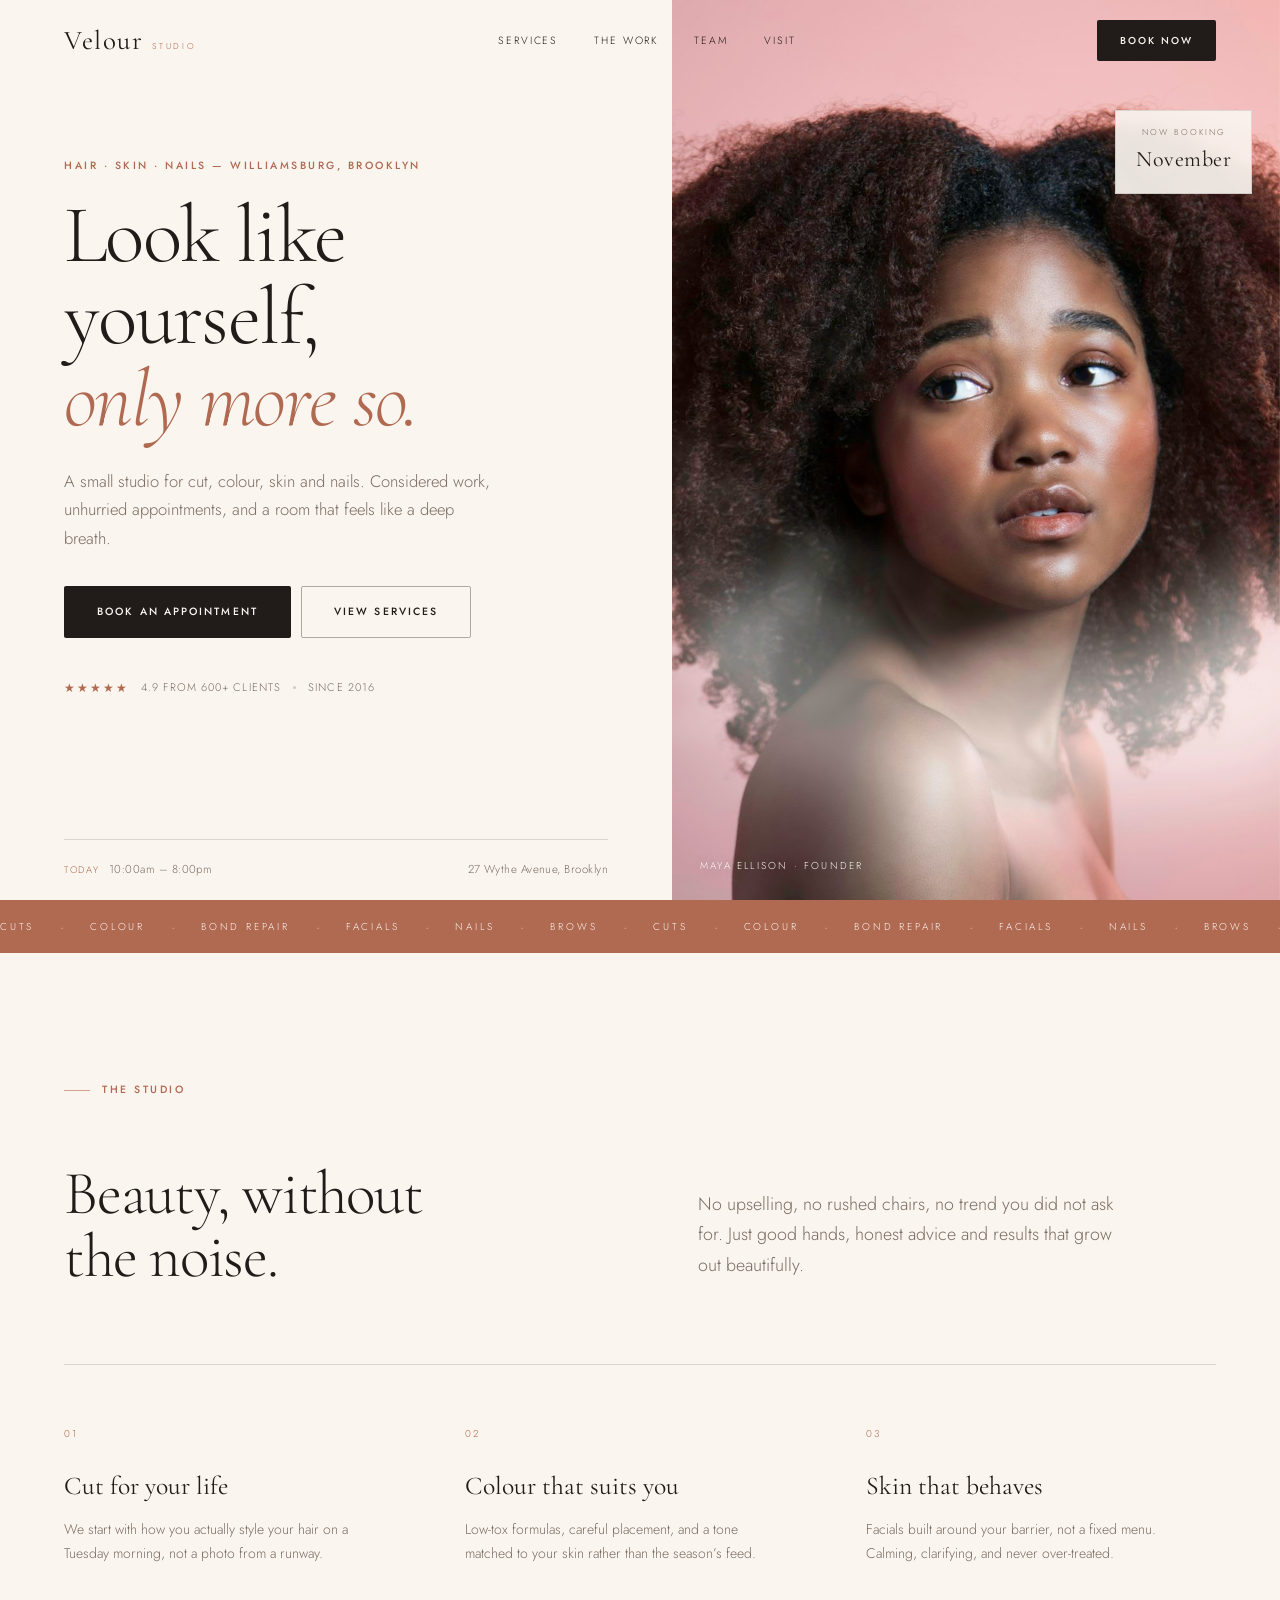
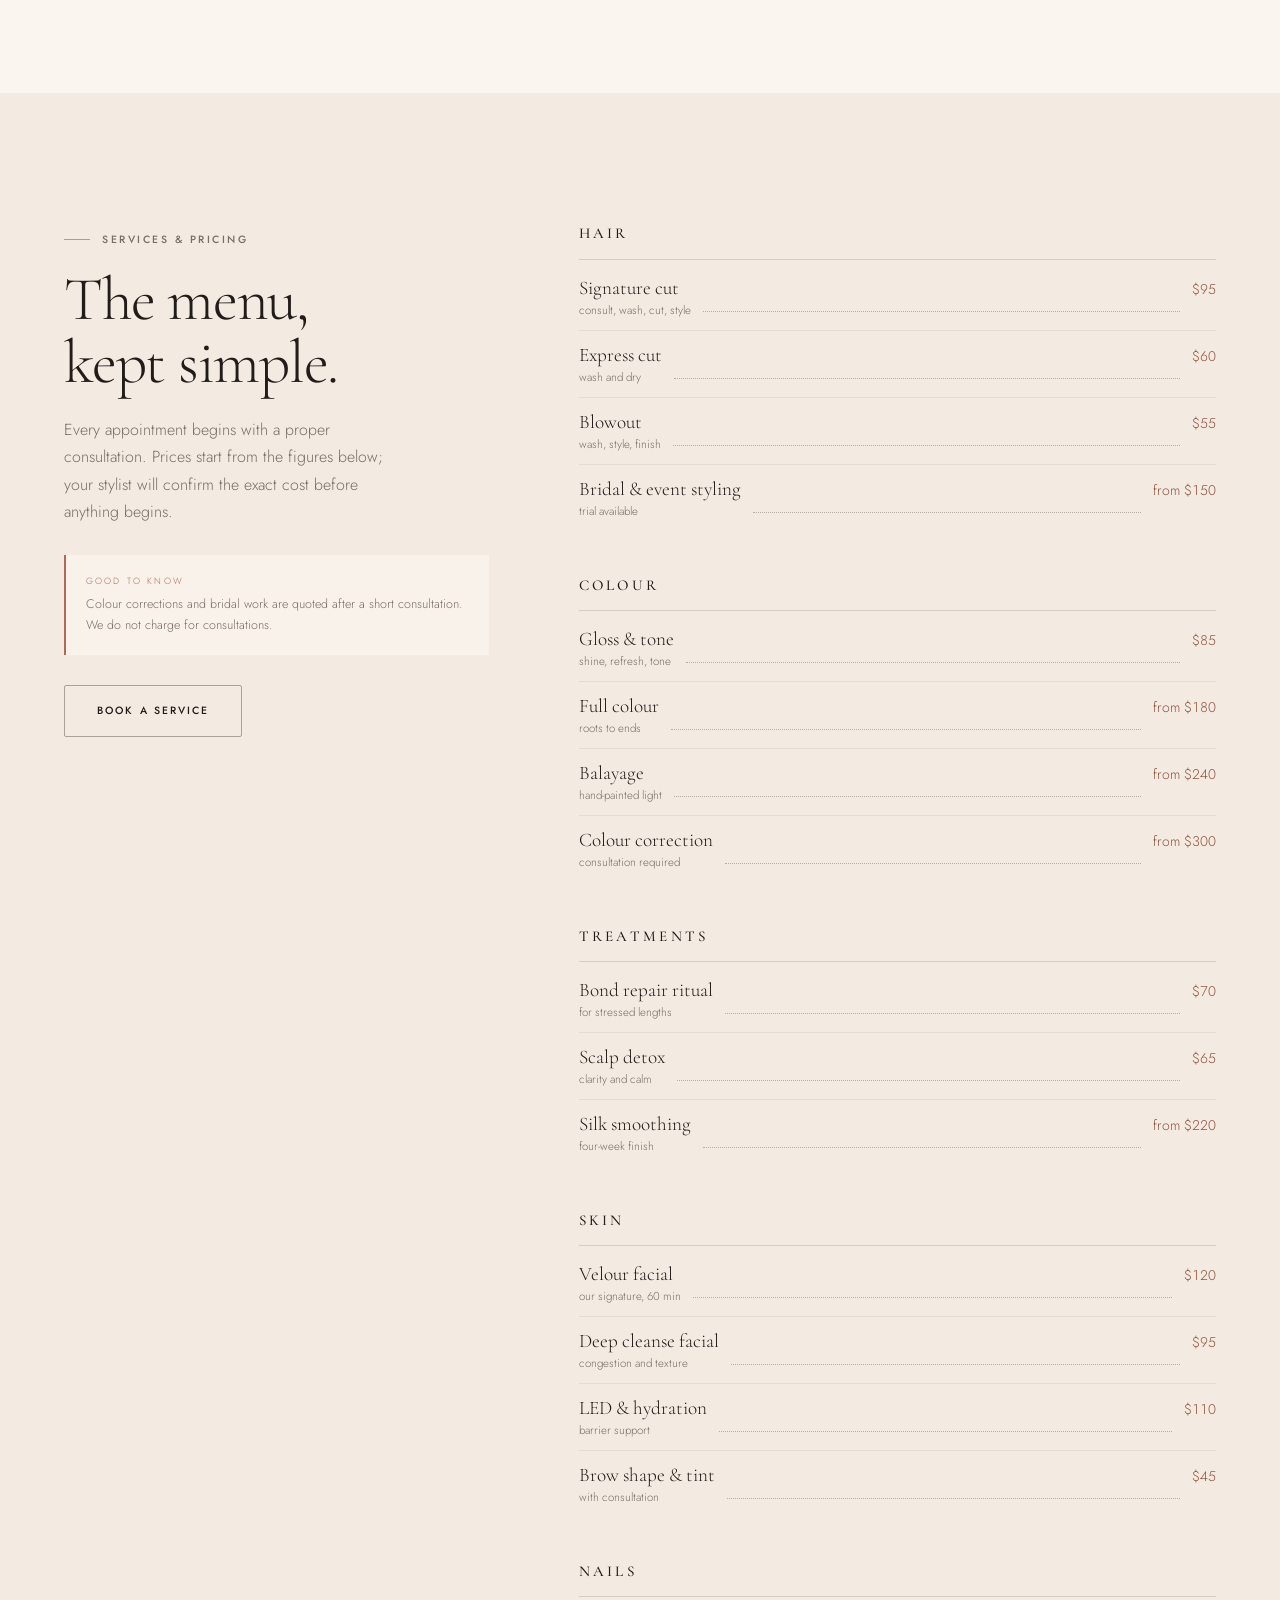
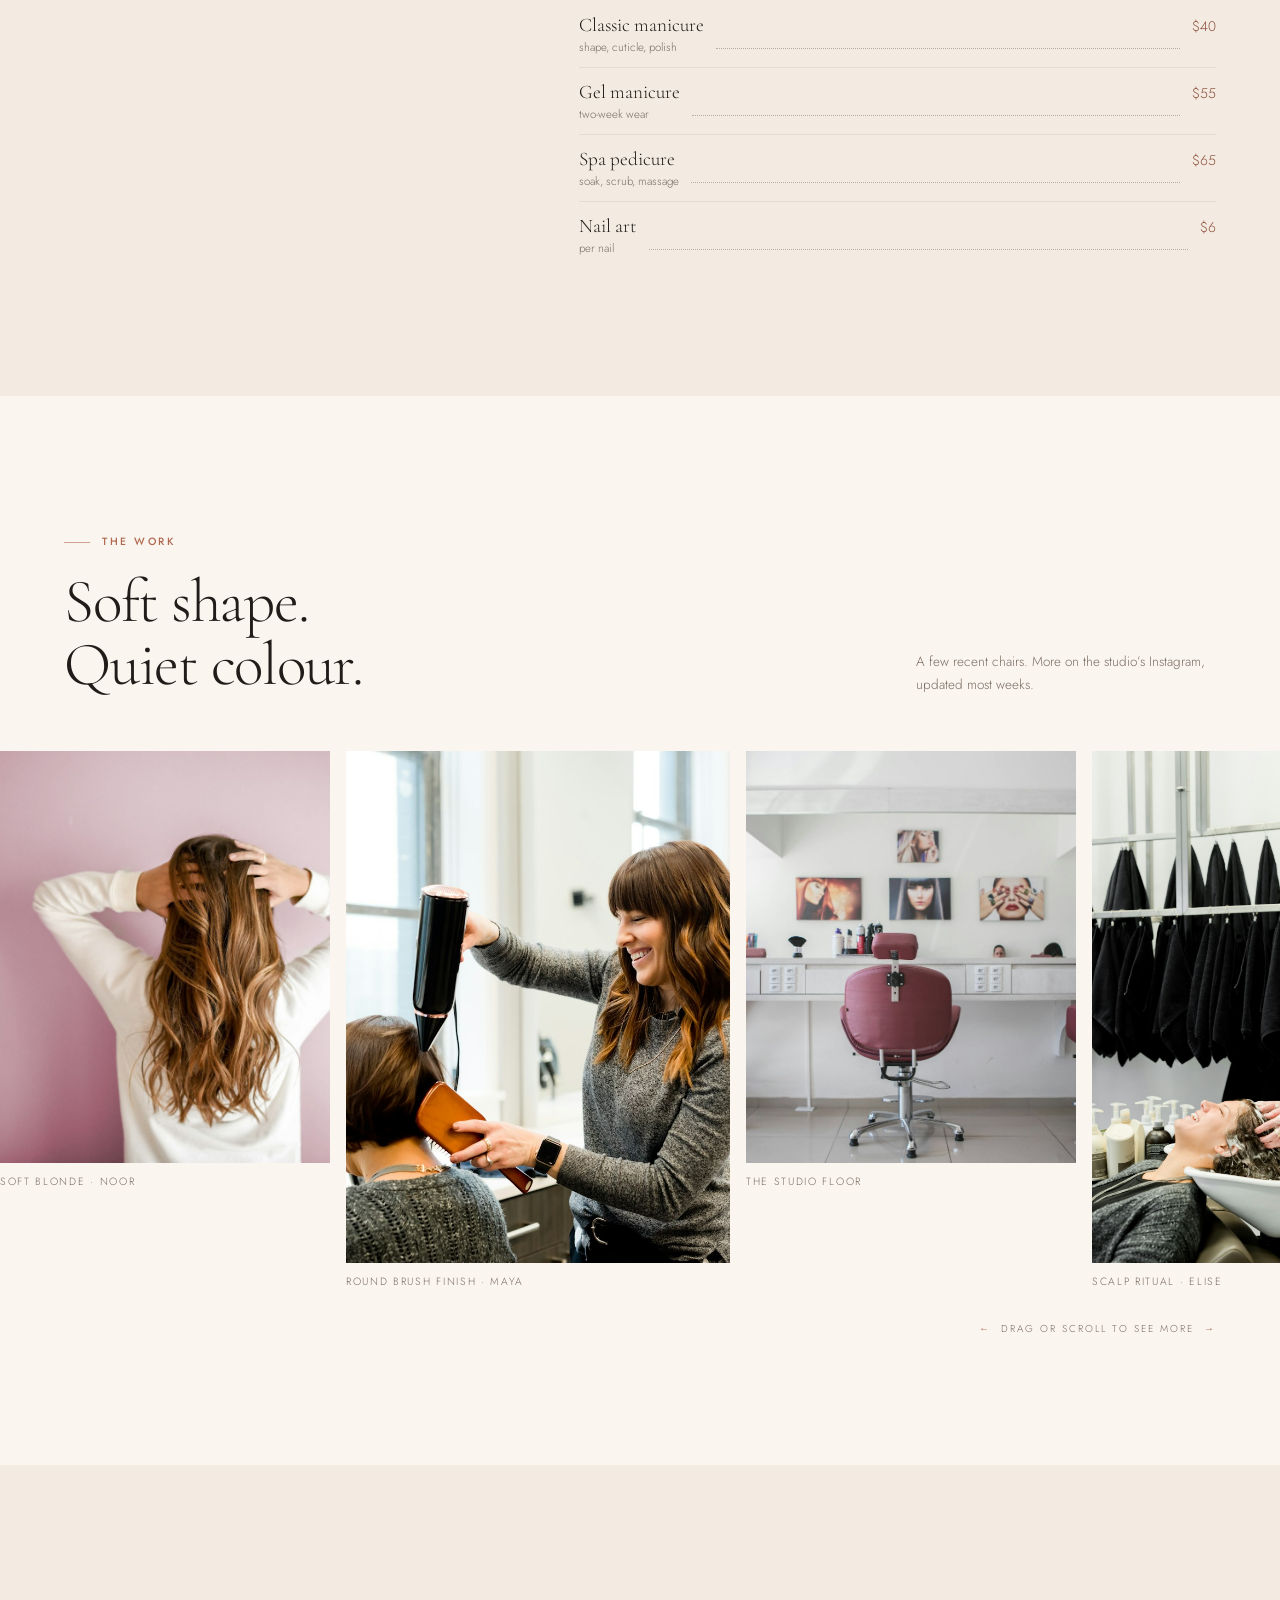
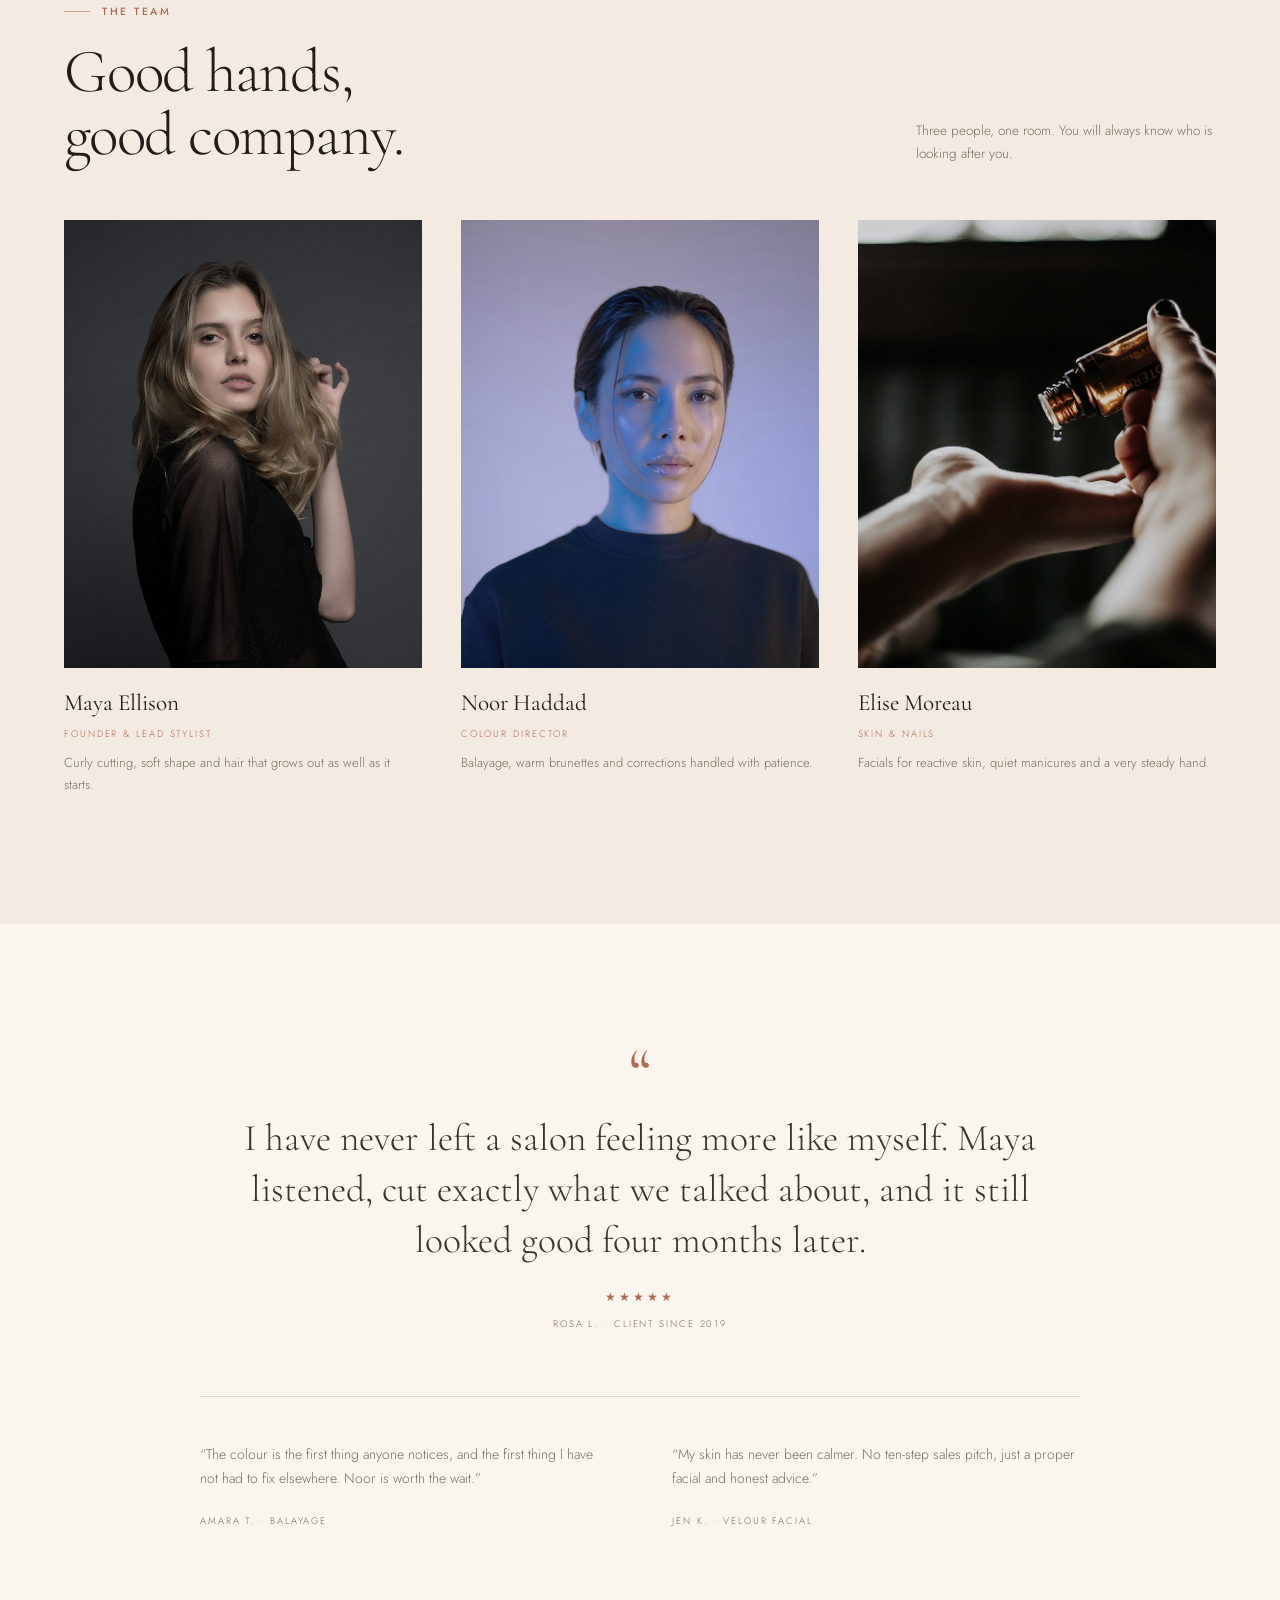
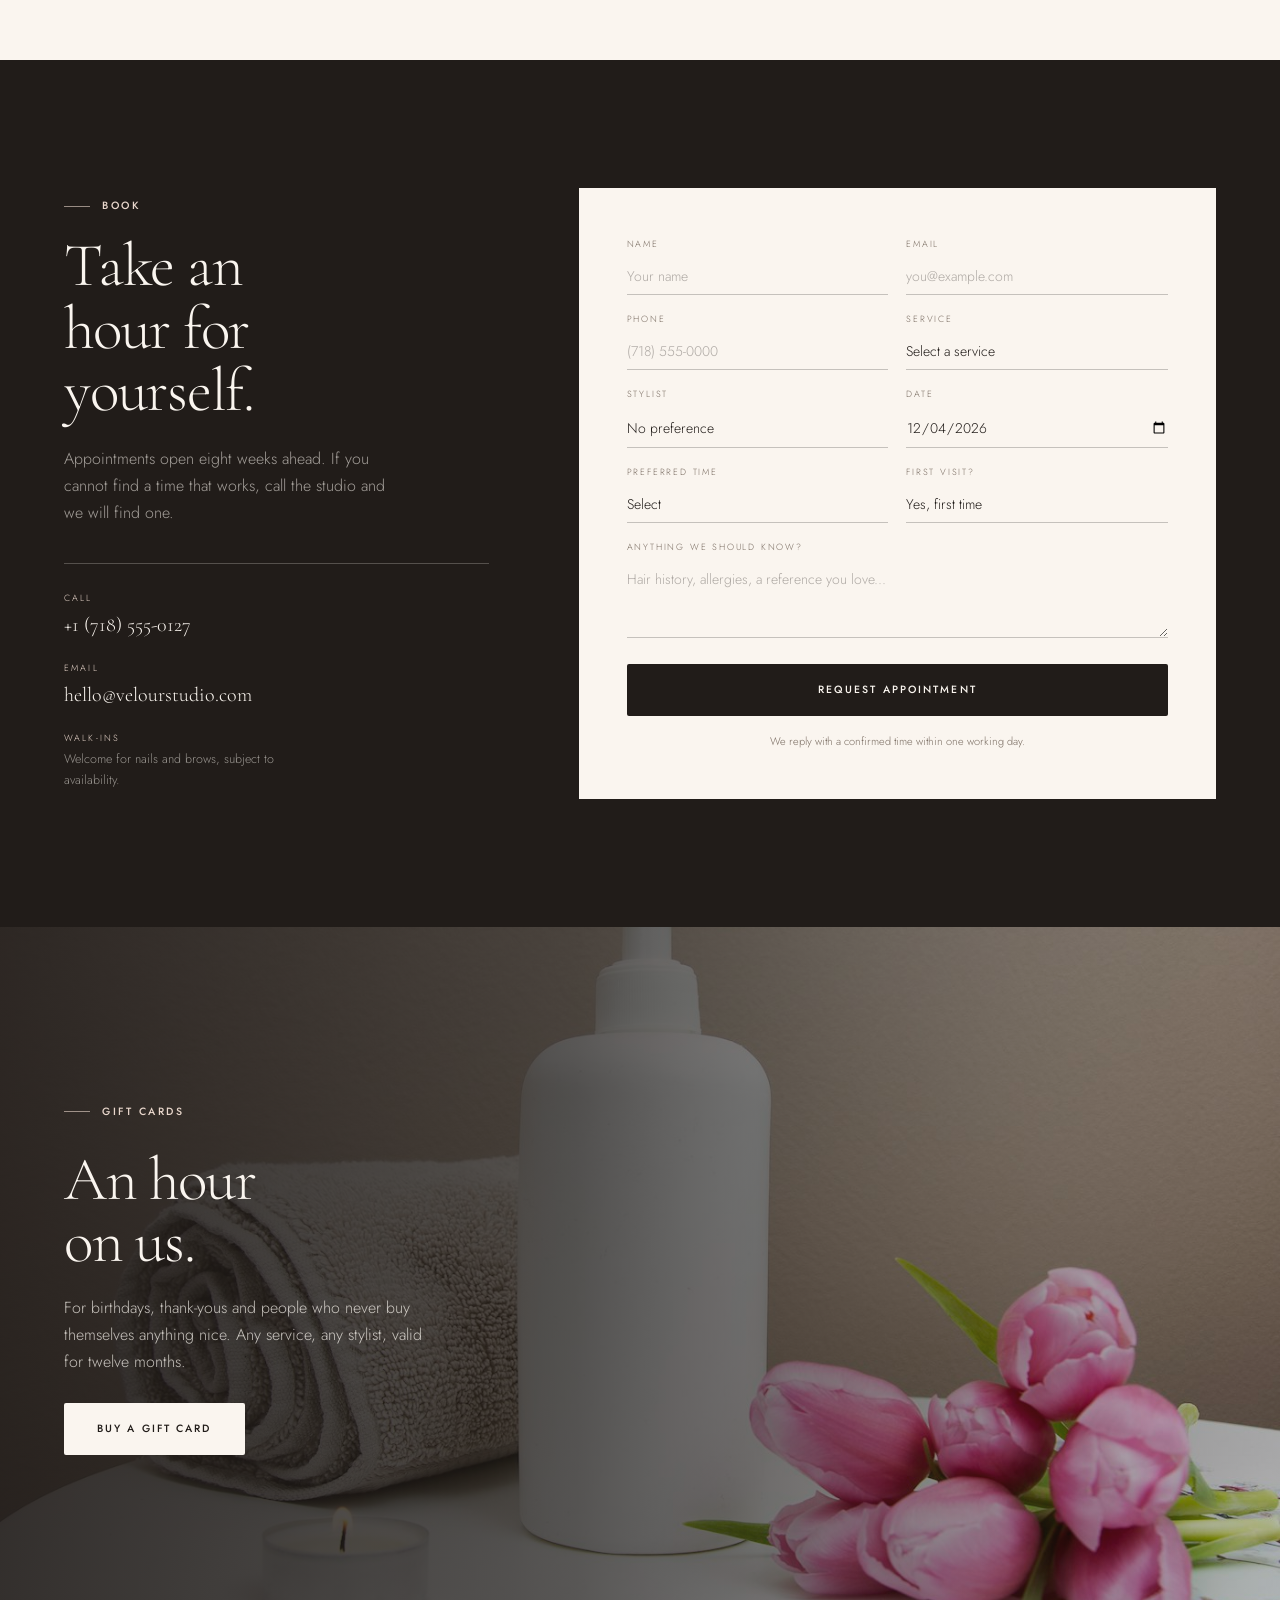
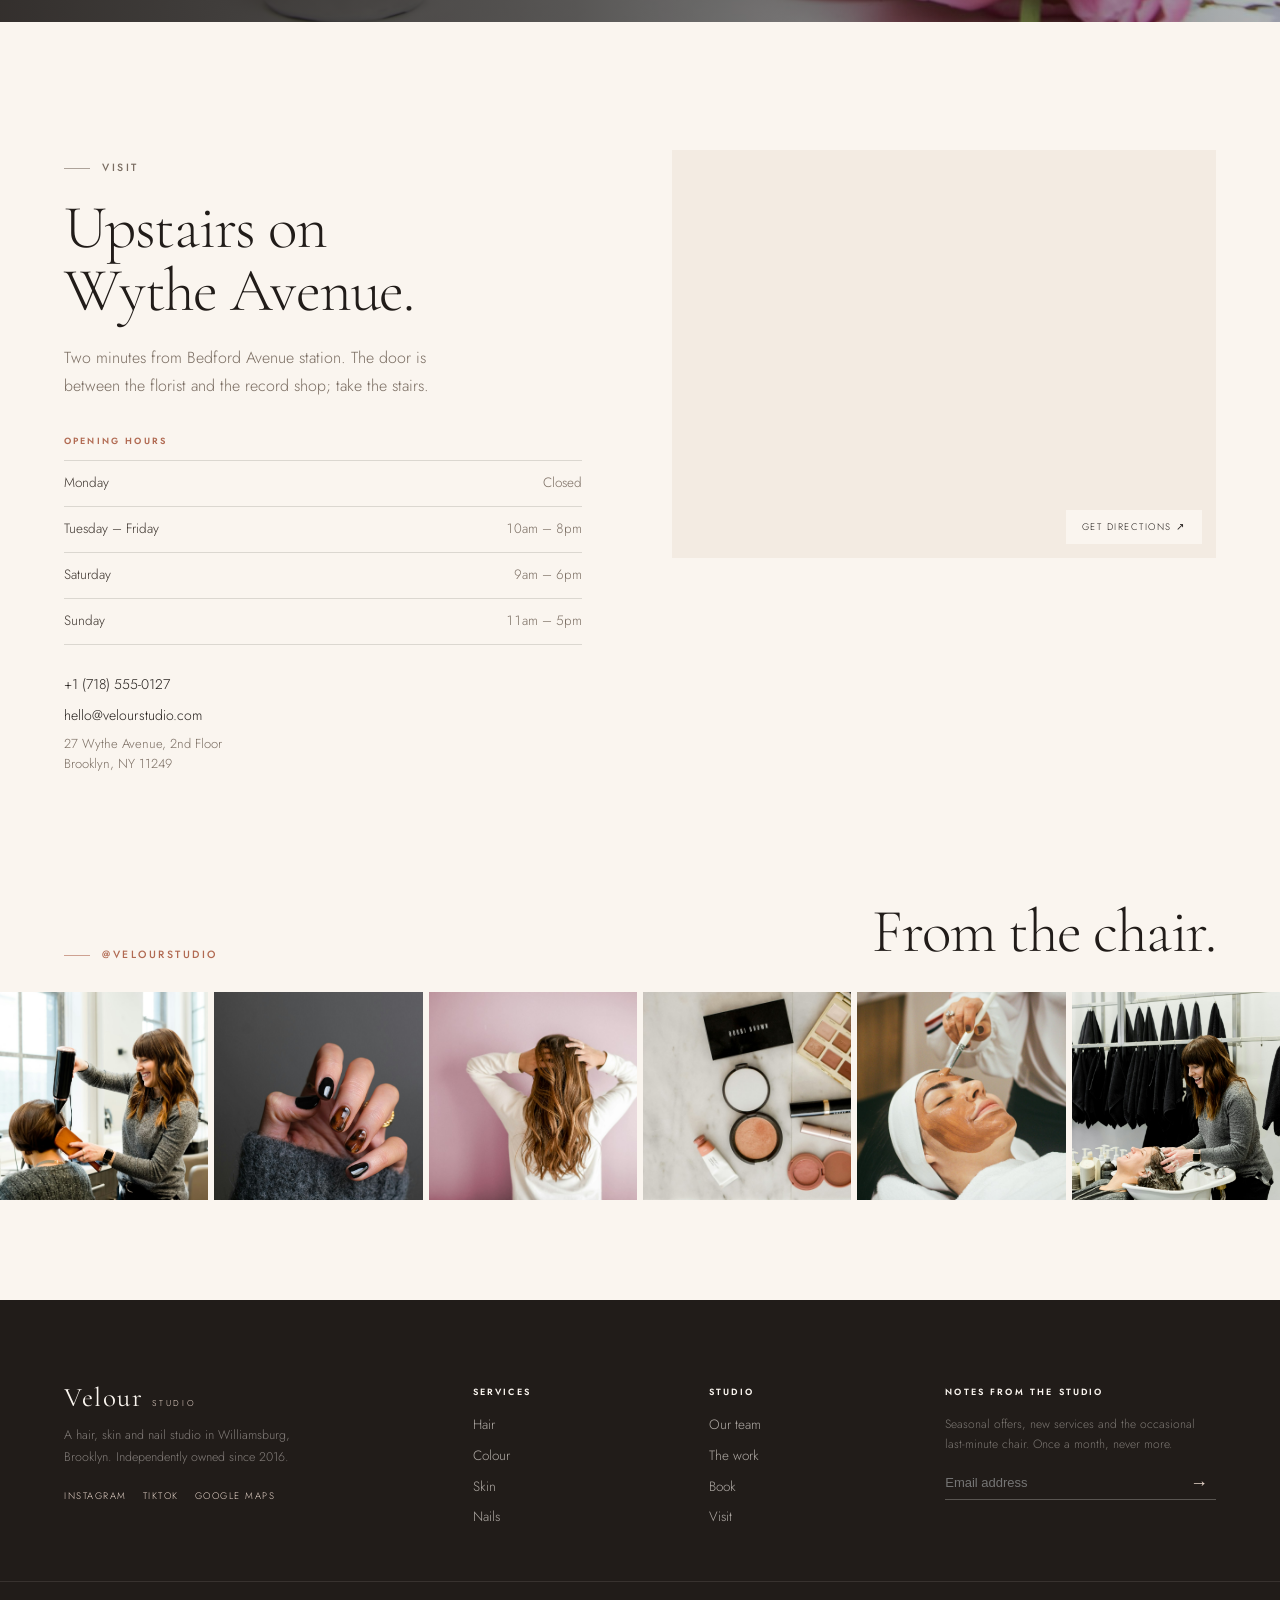
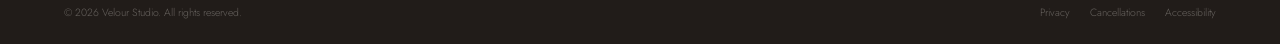
<file: velour-studio/index.html>
<!DOCTYPE html>
<html lang="en">
<head>
<meta charset="UTF-8">
<meta name="viewport" content="width=device-width, initial-scale=1.0">
<title>Velour Studio — Hair, Skin &amp; Nails</title>
<meta name="description" content="Velour Studio is a hair, skin and nail studio in Williamsburg, Brooklyn. Considered cuts, low-tox colour, unhurried appointments.">
<meta name="theme-color" content="#faf5ef">
<link rel="icon" href="data:image/svg+xml,%3Csvg xmlns='http://www.w3.org/2000/svg' viewBox='0 0 64 64'%3E%3Crect width='64' height='64' fill='%23211c19'/%3E%3Ctext x='32' y='44' font-family='Georgia,serif' font-size='30' fill='%23faf5ef' text-anchor='middle'%3EV%3C/text%3E%3C/svg%3E">
<link rel="stylesheet" href="assets/fonts.css">
<link rel="stylesheet" href="styles.css">
</head>
<body>
<a class="skip-link" href="#main">Skip to content</a>

<header class="site-header" id="header">
  <div class="header-inner">
    <a class="brand" href="#top" aria-label="Velour Studio home">
      <span class="brand-name">Velour</span>
      <span class="brand-sub">Studio</span>
    </a>
    <nav class="nav" aria-label="Primary">
      <a href="#services">Services</a>
      <a href="#work">The Work</a>
      <a href="#team">Team</a>
      <a href="#visit">Visit</a>
    </nav>
    <div class="header-actions">
      <a class="btn btn-small btn-dark" href="#book">Book now</a>
      <button class="menu-toggle" aria-label="Open menu" aria-expanded="false" aria-controls="mobile-nav">
        <span></span><span></span>
      </button>
    </div>
  </div>
</header>

<div class="mobile-nav" id="mobile-nav" aria-hidden="true">
  <nav aria-label="Mobile">
    <a href="#services">Services</a>
    <a href="#work">The Work</a>
    <a href="#team">Team</a>
    <a href="#visit">Visit</a>
    <a class="btn btn-dark" href="#book">Book now</a>
  </nav>
  <div class="mobile-nav-foot">
    <p>27 Wythe Avenue, Brooklyn</p>
    <a href="tel:+17185550127">+1 (718) 555-0127</a>
  </div>
</div>

<main id="main">
  <section class="hero" id="top">
    <div class="hero-copy">
      <div class="hero-inner">
        <p class="kicker">Hair &middot; Skin &middot; Nails &mdash; Williamsburg, Brooklyn</p>
        <h1>Look like yourself,<br><em>only more so.</em></h1>
        <p class="hero-lede">A small studio for cut, colour, skin and nails. Considered work, unhurried appointments, and a room that feels like a deep breath.</p>
        <div class="hero-actions">
          <a class="btn btn-dark" href="#book">Book an appointment</a>
          <a class="btn btn-line" href="#services">View services</a>
        </div>
        <div class="hero-trust">
          <span class="stars" aria-label="Rated 4.9 out of 5">&#9733;&#9733;&#9733;&#9733;&#9733;</span>
          <span>4.9 from 600+ clients</span>
          <span class="dot" aria-hidden="true"></span>
          <span>Since 2016</span>
        </div>
      </div>
      <div class="hero-foot">
        <p><span>Today</span> 10:00am &ndash; 8:00pm</p>
        <p>27 Wythe Avenue, Brooklyn</p>
      </div>
    </div>
    <div class="hero-media">
      <img src="assets/portrait1.jpg" alt="A client with softly styled natural curls at Velour Studio" fetchpriority="high">
      <div class="hero-badge">
        <span>Now booking</span>
        <strong>November</strong>
      </div>
      <p class="hero-caption">Maya Ellison &middot; Founder</p>
    </div>
  </section>

  <div class="ticker" aria-hidden="true">
    <div class="ticker-track">
      <span>Cuts</span><i>&#183;</i><span>Colour</span><i>&#183;</i><span>Bond repair</span><i>&#183;</i><span>Facials</span><i>&#183;</i><span>Nails</span><i>&#183;</i><span>Brows</span><i>&#183;</i>
      <span>Cuts</span><i>&#183;</i><span>Colour</span><i>&#183;</i><span>Bond repair</span><i>&#183;</i><span>Facials</span><i>&#183;</i><span>Nails</span><i>&#183;</i><span>Brows</span><i>&#183;</i>
    </div>
  </div>
  <section class="section intro">
    <div class="container">
      <div class="intro-head">
        <p class="eyebrow reveal">The studio</p>
        <h2 class="reveal">Beauty, without<br>the noise.</h2>
        <p class="intro-lede reveal">No upselling, no rushed chairs, no trend you did not ask for. Just good hands, honest advice and results that grow out beautifully.</p>
      </div>
      <div class="pillars">
        <article class="pillar reveal">
          <span class="pillar-num">01</span>
          <h3>Cut for your life</h3>
          <p>We start with how you actually style your hair on a Tuesday morning, not a photo from a runway.</p>
        </article>
        <article class="pillar reveal">
          <span class="pillar-num">02</span>
          <h3>Colour that suits you</h3>
          <p>Low-tox formulas, careful placement, and a tone matched to your skin rather than the season&rsquo;s feed.</p>
        </article>
        <article class="pillar reveal">
          <span class="pillar-num">03</span>
          <h3>Skin that behaves</h3>
          <p>Facials built around your barrier, not a fixed menu. Calming, clarifying, and never over-treated.</p>
        </article>
      </div>
    </div>
  </section>

  <section class="section services" id="services">
    <div class="container services-grid">
      <div class="services-intro">
        <p class="eyebrow reveal">Services &amp; pricing</p>
        <h2 class="reveal">The menu,<br>kept simple.</h2>
        <p class="reveal">Every appointment begins with a proper consultation. Prices start from the figures below; your stylist will confirm the exact cost before anything begins.</p>
        <div class="service-note reveal">
          <span>Good to know</span>
          <p>Colour corrections and bridal work are quoted after a short consultation. We do not charge for consultations.</p>
        </div>
        <a class="btn btn-line reveal" href="#book">Book a service</a>
      </div>

      <div class="service-groups">
        <div class="service-group reveal">
          <h3>Hair</h3>
          <div class="price-row"><span>Signature cut <em>consult, wash, cut, style</em></span><span class="dots"></span><span>$95</span></div>
          <div class="price-row"><span>Express cut <em>wash and dry</em></span><span class="dots"></span><span>$60</span></div>
          <div class="price-row"><span>Blowout <em>wash, style, finish</em></span><span class="dots"></span><span>$55</span></div>
          <div class="price-row"><span>Bridal &amp; event styling <em>trial available</em></span><span class="dots"></span><span>from $150</span></div>
        </div>
        <div class="service-group reveal">
          <h3>Colour</h3>
          <div class="price-row"><span>Gloss &amp; tone <em>shine, refresh, tone</em></span><span class="dots"></span><span>$85</span></div>
          <div class="price-row"><span>Full colour <em>roots to ends</em></span><span class="dots"></span><span>from $180</span></div>
          <div class="price-row"><span>Balayage <em>hand-painted light</em></span><span class="dots"></span><span>from $240</span></div>
          <div class="price-row"><span>Colour correction <em>consultation required</em></span><span class="dots"></span><span>from $300</span></div>
        </div>
        <div class="service-group reveal">
          <h3>Treatments</h3>
          <div class="price-row"><span>Bond repair ritual <em>for stressed lengths</em></span><span class="dots"></span><span>$70</span></div>
          <div class="price-row"><span>Scalp detox <em>clarity and calm</em></span><span class="dots"></span><span>$65</span></div>
          <div class="price-row"><span>Silk smoothing <em>four-week finish</em></span><span class="dots"></span><span>from $220</span></div>
        </div>
        <div class="service-group reveal">
          <h3>Skin</h3>
          <div class="price-row"><span>Velour facial <em>our signature, 60 min</em></span><span class="dots"></span><span>$120</span></div>
          <div class="price-row"><span>Deep cleanse facial <em>congestion and texture</em></span><span class="dots"></span><span>$95</span></div>
          <div class="price-row"><span>LED &amp; hydration <em>barrier support</em></span><span class="dots"></span><span>$110</span></div>
          <div class="price-row"><span>Brow shape &amp; tint <em>with consultation</em></span><span class="dots"></span><span>$45</span></div>
        </div>
        <div class="service-group reveal">
          <h3>Nails</h3>
          <div class="price-row"><span>Classic manicure <em>shape, cuticle, polish</em></span><span class="dots"></span><span>$40</span></div>
          <div class="price-row"><span>Gel manicure <em>two-week wear</em></span><span class="dots"></span><span>$55</span></div>
          <div class="price-row"><span>Spa pedicure <em>soak, scrub, massage</em></span><span class="dots"></span><span>$65</span></div>
          <div class="price-row"><span>Nail art <em>per nail</em></span><span class="dots"></span><span>$6</span></div>
        </div>
      </div>
    </div>
  </section>

  <section class="section work" id="work">
    <div class="container work-head">
      <div>
        <p class="eyebrow reveal">The work</p>
        <h2 class="reveal">Soft shape.<br>Quiet colour.</h2>
      </div>
      <p class="section-note reveal">A few recent chairs. More on the studio&rsquo;s Instagram, updated most weeks.</p>
    </div>
    <div class="work-strip reveal" id="work-strip">
      <figure class="work-item">
        <img src="assets/chair.jpg" alt="Long, softly waved blonde hair seen from behind" loading="lazy">
        <figcaption>Soft blonde &middot; Noor</figcaption>
      </figure>
      <figure class="work-item tall">
        <img src="assets/style1.jpg" alt="A stylist finishing a client's blowout" loading="lazy">
        <figcaption>Round brush finish &middot; Maya</figcaption>
      </figure>
      <figure class="work-item">
        <img src="assets/style2.jpg" alt="The salon's pink styling chairs and mirrors" loading="lazy">
        <figcaption>The studio floor</figcaption>
      </figure>
      <figure class="work-item tall">
        <img src="assets/style3.jpg" alt="A client having their hair washed at the basin" loading="lazy">
        <figcaption>Scalp ritual &middot; Elise</figcaption>
      </figure>
      <figure class="work-item">
        <img src="assets/nails.jpg" alt="A hand with a dark glossy manicure" loading="lazy">
        <figcaption>Gloss manicure &middot; Elise</figcaption>
      </figure>
      <figure class="work-item tall">
        <img src="assets/facial.jpg" alt="A facial treatment in progress" loading="lazy">
        <figcaption>Velour facial &middot; Elise</figcaption>
      </figure>
      <figure class="work-item">
        <img src="assets/spa.jpg" alt="Folded towel, lotion and fresh flowers" loading="lazy">
        <figcaption>The quiet room</figcaption>
      </figure>
    </div>
    <div class="container strip-hint"><span aria-hidden="true">&#8592;</span> Drag or scroll to see more <span aria-hidden="true">&#8594;</span></div>
  </section>
  <section class="section team" id="team">
    <div class="container">
      <div class="work-head">
        <div>
          <p class="eyebrow reveal">The team</p>
          <h2 class="reveal">Good hands,<br>good company.</h2>
        </div>
        <p class="section-note reveal">Three people, one room. You will always know who is looking after you.</p>
      </div>
      <div class="team-grid">
        <article class="team-card reveal">
          <figure><img src="assets/portrait3.jpg" alt="Maya Ellison, founder and lead stylist" loading="lazy"></figure>
          <div class="team-body">
            <h3>Maya Ellison</h3>
            <span>Founder &amp; Lead Stylist</span>
            <p>Curly cutting, soft shape and hair that grows out as well as it starts.</p>
          </div>
        </article>
        <article class="team-card reveal">
          <figure><img src="assets/portrait2.jpg" alt="Noor Haddad, colour director" loading="lazy"></figure>
          <div class="team-body">
            <h3>Noor Haddad</h3>
            <span>Colour Director</span>
            <p>Balayage, warm brunettes and corrections handled with patience.</p>
          </div>
        </article>
        <article class="team-card reveal">
          <figure><img src="assets/detail.jpg" alt="Elise Moreau, skin and nail specialist, mixing treatment oil" loading="lazy"></figure>
          <div class="team-body">
            <h3>Elise Moreau</h3>
            <span>Skin &amp; Nails</span>
            <p>Facials for reactive skin, quiet manicures and a very steady hand.</p>
          </div>
        </article>
      </div>
    </div>
  </section>

  <section class="section quotes">
    <div class="container">
      <div class="quote-feature reveal">
        <span class="quote-mark" aria-hidden="true">&ldquo;</span>
        <blockquote>
          <p>I have never left a salon feeling more like myself. Maya listened, cut exactly what we talked about, and it still looked good four months later.</p>
          <footer><span class="stars" aria-label="5 out of 5">&#9733;&#9733;&#9733;&#9733;&#9733;</span><cite>Rosa L. &middot; Client since 2019</cite></footer>
        </blockquote>
      </div>
      <div class="quote-pair">
        <blockquote class="reveal">
          <p>&ldquo;The colour is the first thing anyone notices, and the first thing I have not had to fix elsewhere. Noor is worth the wait.&rdquo;</p>
          <footer><cite>Amara T. &middot; Balayage</cite></footer>
        </blockquote>
        <blockquote class="reveal">
          <p>&ldquo;My skin has never been calmer. No ten-step sales pitch, just a proper facial and honest advice.&rdquo;</p>
          <footer><cite>Jen K. &middot; Velour facial</cite></footer>
        </blockquote>
      </div>
    </div>
  </section>

  <section class="book" id="book">
    <div class="container book-grid">
      <div class="book-copy">
        <p class="eyebrow reveal">Book</p>
        <h2 class="reveal">Take an<br>hour for<br>yourself.</h2>
        <p class="reveal">Appointments open eight weeks ahead. If you cannot find a time that works, call the studio and we will find one.</p>
        <div class="book-meta reveal">
          <div><span>Call</span><a href="tel:+17185550127">+1 (718) 555-0127</a></div>
          <div><span>Email</span><a href="mailto:hello@velourstudio.com">hello@velourstudio.com</a></div>
          <div><span>Walk-ins</span><p>Welcome for nails and brows, subject to availability.</p></div>
        </div>
      </div>
      <form class="book-form reveal" id="book-form" novalidate>
        <div class="form-row two">
          <label>Name<input type="text" name="name" autocomplete="name" placeholder="Your name" required></label>
          <label>Email<input type="email" name="email" autocomplete="email" placeholder="you@example.com" required></label>
        </div>
        <div class="form-row two">
          <label>Phone<input type="tel" name="phone" autocomplete="tel" placeholder="(718) 555-0000"></label>
          <label>Service
            <select name="service" required>
              <option value="">Select a service</option>
              <optgroup label="Hair">
                <option>Signature cut</option><option>Express cut</option>
                <option>Blowout</option><option>Bridal &amp; event styling</option>
              </optgroup>
              <optgroup label="Colour">
                <option>Gloss &amp; tone</option><option>Full colour</option>
                <option>Balayage</option><option>Colour correction</option>
              </optgroup>
              <optgroup label="Treatments">
                <option>Bond repair ritual</option><option>Scalp detox</option><option>Silk smoothing</option>
              </optgroup>
              <optgroup label="Skin">
                <option>Velour facial</option><option>Deep cleanse facial</option>
                <option>LED &amp; hydration</option><option>Brow shape &amp; tint</option>
              </optgroup>
              <optgroup label="Nails">
                <option>Classic manicure</option><option>Gel manicure</option>
                <option>Spa pedicure</option><option>Nail art</option>
              </optgroup>
            </select>
          </label>
        </div>
        <div class="form-row two">
          <label>Stylist
            <select name="stylist">
              <option>No preference</option>
              <option>Maya Ellison</option><option>Noor Haddad</option><option>Elise Moreau</option>
            </select>
          </label>
          <label>Date<input type="date" name="date" required></label>
        </div>
        <div class="form-row two">
          <label>Preferred time
            <select name="time" required>
              <option value="">Select</option>
              <option>10:00am</option><option>11:00am</option><option>12:00pm</option>
              <option>1:00pm</option><option>2:00pm</option><option>3:00pm</option>
              <option>4:00pm</option><option>5:00pm</option><option>6:00pm</option>
              <option>7:00pm</option>
            </select>
          </label>
          <label>First visit?
            <select name="first">
              <option>Yes, first time</option>
              <option>No, returning client</option>
            </select>
          </label>
        </div>
        <label>Anything we should know?<textarea name="notes" rows="3" placeholder="Hair history, allergies, a reference you love..."></textarea></label>
        <button class="btn btn-dark btn-wide" type="submit">Request appointment</button>
        <p class="form-note">We reply with a confirmed time within one working day.</p>
        <div class="form-success" id="book-success" role="status" hidden>
          <h3>Request received.</h3>
          <p id="book-summary"></p>
          <p class="small">Keep an eye on your inbox. If it is urgent, call the studio and we will sort it.</p>
        </div>
      </form>
    </div>
  </section>
  <section class="gift">
    <div class="gift-media"><img src="assets/spa.jpg" alt="A folded towel, lotion and tulips in the treatment room" loading="lazy"></div>
    <div class="container gift-inner">
      <div class="gift-copy reveal">
        <p class="eyebrow light">Gift cards</p>
        <h2>An hour<br>on us.</h2>
        <p>For birthdays, thank-yous and people who never buy themselves anything nice. Any service, any stylist, valid for twelve months.</p>
        <a class="btn btn-light" href="mailto:hello@velourstudio.com?subject=Gift%20card">Buy a gift card</a>
      </div>
    </div>
  </section>

  <section class="section visit" id="visit">
    <div class="container visit-grid">
      <div class="visit-copy">
        <p class="eyebrow reveal">Visit</p>
        <h2 class="reveal">Upstairs on<br>Wythe Avenue.</h2>
        <p class="reveal">Two minutes from Bedford Avenue station. The door is between the florist and the record shop; take the stairs.</p>
        <div class="visit-hours reveal">
          <h3>Opening hours</h3>
          <dl>
            <div><dt>Monday</dt><dd>Closed</dd></div>
            <div><dt>Tuesday &ndash; Friday</dt><dd>10am &ndash; 8pm</dd></div>
            <div><dt>Saturday</dt><dd>9am &ndash; 6pm</dd></div>
            <div><dt>Sunday</dt><dd>11am &ndash; 5pm</dd></div>
          </dl>
        </div>
        <div class="visit-contact reveal">
          <a href="tel:+17185550127">+1 (718) 555-0127</a>
          <a href="mailto:hello@velourstudio.com">hello@velourstudio.com</a>
          <p>27 Wythe Avenue, 2nd Floor<br>Brooklyn, NY 11249</p>
        </div>
      </div>
      <div class="visit-map reveal">
        <iframe title="Map showing Velour Studio at 27 Wythe Avenue, Brooklyn" src="https://maps.google.com/maps?q=27%20Wythe%20Avenue%20Brooklyn&t=&z=16&ie=UTF8&iwloc=&output=embed" loading="lazy" referrerpolicy="no-referrer-when-downgrade"></iframe>
        <a class="map-link" href="https://maps.google.com/?q=27+Wythe+Avenue+Brooklyn" target="_blank" rel="noopener">Get directions &#8599;</a>
      </div>
    </div>
  </section>

  <section class="insta">
    <div class="container insta-head">
      <p class="eyebrow reveal">@velourstudio</p>
      <h2 class="reveal">From the chair.</h2>
    </div>
    <div class="insta-grid">
      <a href="#" class="reveal" aria-label="Open Instagram post"><img src="assets/style1.jpg" alt="Blowout in progress" loading="lazy"></a>
      <a href="#" class="reveal" aria-label="Open Instagram post"><img src="assets/nails.jpg" alt="Glossy manicure" loading="lazy"></a>
      <a href="#" class="reveal" aria-label="Open Instagram post"><img src="assets/chair.jpg" alt="Soft blonde waves" loading="lazy"></a>
      <a href="#" class="reveal" aria-label="Open Instagram post"><img src="assets/product.jpg" alt="Makeup and product flatlay" loading="lazy"></a>
      <a href="#" class="reveal" aria-label="Open Instagram post"><img src="assets/facial.jpg" alt="Facial treatment" loading="lazy"></a>
      <a href="#" class="reveal" aria-label="Open Instagram post"><img src="assets/style3.jpg" alt="Hair wash at the basin" loading="lazy"></a>
    </div>
  </section>
</main>

<footer class="site-footer">
  <div class="container footer-top">
    <div class="footer-brand">
      <a class="brand" href="#top"><span class="brand-name">Velour</span><span class="brand-sub">Studio</span></a>
      <p>A hair, skin and nail studio in Williamsburg, Brooklyn. Independently owned since 2016.</p>
      <div class="socials">
        <a href="#">Instagram</a>
        <a href="#">TikTok</a>
        <a href="#">Google Maps</a>
      </div>
    </div>
    <div class="footer-col">
      <h4>Services</h4>
      <a href="#services">Hair</a>
      <a href="#services">Colour</a>
      <a href="#services">Skin</a>
      <a href="#services">Nails</a>
    </div>
    <div class="footer-col">
      <h4>Studio</h4>
      <a href="#team">Our team</a>
      <a href="#work">The work</a>
      <a href="#book">Book</a>
      <a href="#visit">Visit</a>
    </div>
    <div class="footer-col footer-news">
      <h4>Notes from the studio</h4>
      <p>Seasonal offers, new services and the occasional last-minute chair. Once a month, never more.</p>
      <form id="newsletter-form">
        <input type="email" placeholder="Email address" aria-label="Email address" required>
        <button type="submit" aria-label="Subscribe">&#8594;</button>
      </form>
      <p class="news-success" id="news-success" hidden>You are on the list. Thank you.</p>
    </div>
  </div>
  <div class="container footer-bottom">
    <p>&copy; 2026 Velour Studio. All rights reserved.</p>
    <div><a href="#">Privacy</a><a href="#">Cancellations</a><a href="#">Accessibility</a></div>
  </div>
</footer>

<script src="script.js"></script>
</body>
</html>
</file>
<file: velour-studio/assets/fonts.css>
/* Self-hosted fonts (latin + latin-ext) */
/* latin-ext */
@font-face {
  font-family: 'Cormorant Garamond';
  font-style: italic;
  font-weight: 300 500;
  font-display: swap;
  src: url(fonts/velour-1.woff2) format('woff2');
  unicode-range: U+0100-02BA, U+02BD-02C5, U+02C7-02CC, U+02CE-02D7, U+02DD-02FF, U+0304, U+0308, U+0329, U+1D00-1DBF, U+1E00-1E9F, U+1EF2-1EFF, U+2020, U+20A0-20AB, U+20AD-20C4, U+2113, U+2C60-2C7F, U+A720-A7FF;
}
/* latin */
@font-face {
  font-family: 'Cormorant Garamond';
  font-style: italic;
  font-weight: 300 500;
  font-display: swap;
  src: url(fonts/velour-2.woff2) format('woff2');
  unicode-range: U+0000-00FF, U+0131, U+0152-0153, U+02BB-02BC, U+02C6, U+02DA, U+02DC, U+0304, U+0308, U+0329, U+2000-206F, U+20AC, U+2122, U+2191, U+2193, U+2212, U+2215, U+FEFF, U+FFFD;
}
/* latin-ext */
@font-face {
  font-family: 'Cormorant Garamond';
  font-style: normal;
  font-weight: 300 600;
  font-display: swap;
  src: url(fonts/velour-3.woff2) format('woff2');
  unicode-range: U+0100-02BA, U+02BD-02C5, U+02C7-02CC, U+02CE-02D7, U+02DD-02FF, U+0304, U+0308, U+0329, U+1D00-1DBF, U+1E00-1E9F, U+1EF2-1EFF, U+2020, U+20A0-20AB, U+20AD-20C4, U+2113, U+2C60-2C7F, U+A720-A7FF;
}
/* latin */
@font-face {
  font-family: 'Cormorant Garamond';
  font-style: normal;
  font-weight: 300 600;
  font-display: swap;
  src: url(fonts/velour-4.woff2) format('woff2');
  unicode-range: U+0000-00FF, U+0131, U+0152-0153, U+02BB-02BC, U+02C6, U+02DA, U+02DC, U+0304, U+0308, U+0329, U+2000-206F, U+20AC, U+2122, U+2191, U+2193, U+2212, U+2215, U+FEFF, U+FFFD;
}
/* latin-ext */
@font-face {
  font-family: 'Jost';
  font-style: normal;
  font-weight: 300 600;
  font-display: swap;
  src: url(fonts/velour-5.woff2) format('woff2');
  unicode-range: U+0100-02BA, U+02BD-02C5, U+02C7-02CC, U+02CE-02D7, U+02DD-02FF, U+0304, U+0308, U+0329, U+1D00-1DBF, U+1E00-1E9F, U+1EF2-1EFF, U+2020, U+20A0-20AB, U+20AD-20C4, U+2113, U+2C60-2C7F, U+A720-A7FF;
}
/* latin */
@font-face {
  font-family: 'Jost';
  font-style: normal;
  font-weight: 300 600;
  font-display: swap;
  src: url(fonts/velour-6.woff2) format('woff2');
  unicode-range: U+0000-00FF, U+0131, U+0152-0153, U+02BB-02BC, U+02C6, U+02DA, U+02DC, U+0304, U+0308, U+0329, U+2000-206F, U+20AC, U+2122, U+2191, U+2193, U+2212, U+2215, U+FEFF, U+FFFD;
}
</file>
<file: velour-studio/styles.css>
/* =========================================================
   Velour Studio — hair, skin & nails
   Palette: cream, ink, clay rose
   ========================================================= */

:root {
  --cream: #faf5ef;
  --cream-2: #f3ebe2;
  --ink: #211c19;
  --ink-2: #3b332d;
  --muted: #7a6d62;
  --rose: #b16a52;
  --rose-deep: #8f503b;
  --blush: #e9d7cc;
  --sand: #d9c6b6;
  --line: rgba(33, 28, 25, 0.14);
  --line-light: rgba(250, 245, 239, 0.24);
  --serif: "Cormorant Garamond", "Iowan Old Style", Georgia, serif;
  --sans: "Jost", "Inter", -apple-system, BlinkMacSystemFont, "Segoe UI", sans-serif;
  --gutter: clamp(20px, 5vw, 72px);
  --ease: cubic-bezier(0.22, 1, 0.36, 1);
}

*, *::before, *::after { box-sizing: border-box; }
html { scroll-behavior: smooth; -webkit-text-size-adjust: 100%; }
body {
  margin: 0;
  background: var(--cream);
  color: var(--ink);
  font-family: var(--sans);
  font-size: 16px;
  font-weight: 300;
  line-height: 1.7;
  -webkit-font-smoothing: antialiased;
  overflow-x: hidden;
}
body.nav-open { overflow: hidden; }
img { display: block; max-width: 100%; height: auto; }
a { color: inherit; text-decoration: none; }
button { font: inherit; color: inherit; }
h1, h2, h3, h4, p, figure, blockquote, dl, dd { margin: 0; }
ul { margin: 0; padding: 0; list-style: none; }
::selection { background: var(--rose); color: var(--cream); }
:focus-visible { outline: 2px solid var(--rose); outline-offset: 3px; }

.skip-link {
  position: fixed; top: -100px; left: 16px; z-index: 1000;
  background: var(--ink); color: var(--cream);
  padding: 10px 18px; font-size: 13px;
}
.skip-link:focus { top: 16px; }

.container {
  width: 100%;
  max-width: 1320px;
  margin-inline: auto;
  padding-inline: var(--gutter);
}
.section { padding-block: clamp(72px, 10vw, 140px); }

.kicker, .eyebrow {
  display: inline-flex;
  align-items: center;
  gap: 12px;
  font-size: 10.5px;
  font-weight: 500;
  letter-spacing: 0.24em;
  text-transform: uppercase;
  color: var(--rose);
}
.eyebrow { margin-bottom: 20px; }
.eyebrow::before {
  content: "";
  width: 26px; height: 1px;
  background: currentColor;
  opacity: .6;
}
.eyebrow.light { color: var(--blush); }

h1, h2 {
  font-family: var(--serif);
  font-weight: 300;
  letter-spacing: -0.02em;
}
h2 {
  font-size: clamp(2.4rem, 4.8vw, 4.1rem);
  line-height: 1.02;
}
h2 em { font-style: italic; color: var(--rose); }
.lede { font-size: clamp(1.05rem, 1.5vw, 1.22rem); line-height: 1.6; }

.section-note {
  max-width: 300px;
  font-size: 13.5px;
  color: var(--muted);
}

/* Buttons */
.btn {
  display: inline-flex;
  align-items: center;
  justify-content: center;
  gap: 10px;
  padding: 16px 32px;
  border: 1px solid transparent;
  border-radius: 2px;
  font-size: 10.5px;
  font-weight: 500;
  letter-spacing: 0.2em;
  text-transform: uppercase;
  cursor: pointer;
  transition: background .35s var(--ease), color .35s var(--ease),
              border-color .35s var(--ease), transform .35s var(--ease);
}
.btn:hover { transform: translateY(-2px); }
.btn-dark { background: var(--ink); color: var(--cream); }
.btn-dark:hover { background: var(--rose-deep); }
.btn-line { border-color: rgba(33, 28, 25, 0.35); color: var(--ink); background: transparent; }
.btn-line:hover { background: var(--ink); border-color: var(--ink); color: var(--cream); }
.btn-light { background: var(--cream); color: var(--ink); }
.btn-light:hover { background: var(--blush); }
.btn-small { padding: 11px 22px; font-size: 10px; }
.btn-wide { width: 100%; }

/* Header */
.site-header {
  position: fixed;
  inset: 0 0 auto;
  z-index: 90;
  transition: background .4s var(--ease), box-shadow .4s var(--ease);
}
.site-header.is-solid {
  background: rgba(250, 245, 239, 0.95);
  backdrop-filter: blur(14px);
  box-shadow: 0 1px 0 var(--line);
}
.header-inner {
  max-width: 1400px;
  margin-inline: auto;
  padding: 20px var(--gutter);
  display: flex;
  align-items: center;
  justify-content: space-between;
  gap: 24px;
  transition: padding .4s var(--ease);
}
.is-solid .header-inner { padding-block: 12px; }

.brand { display: inline-flex; align-items: baseline; gap: 8px; }
.brand-name {
  font-family: var(--serif);
  font-size: 27px;
  font-weight: 400;
  letter-spacing: 0.06em;
  line-height: 1;
}
.brand-sub {
  font-size: 8.5px;
  letter-spacing: 0.34em;
  text-transform: uppercase;
  color: var(--rose);
}
.nav {
  display: flex;
  gap: clamp(20px, 2.8vw, 40px);
  font-size: 10.5px;
  letter-spacing: 0.18em;
  text-transform: uppercase;
}
.nav a { position: relative; padding-block: 6px; }
.nav a::after {
  content: "";
  position: absolute; left: 0; bottom: 0;
  width: 100%; height: 1px;
  background: var(--rose);
  transform: scaleX(0);
  transform-origin: right;
  transition: transform .35s var(--ease);
}
.nav a:hover::after { transform: scaleX(1); transform-origin: left; }
.header-actions { display: flex; align-items: center; gap: 14px; }

.menu-toggle {
  display: none;
  width: 42px; height: 42px;
  border: 1px solid var(--line);
  border-radius: 50%;
  background: none;
  cursor: pointer;
  position: relative;
}
.menu-toggle span {
  position: absolute; left: 12px; right: 12px; height: 1px;
  background: var(--ink);
  transition: transform .3s var(--ease);
}
.menu-toggle span:nth-child(1) { top: 17px; }
.menu-toggle span:nth-child(2) { top: 24px; }
body.nav-open .menu-toggle span:nth-child(1) { transform: translateY(3.5px) rotate(45deg); }
body.nav-open .menu-toggle span:nth-child(2) { transform: translateY(-3.5px) rotate(-45deg); }

.mobile-nav {
  position: fixed; inset: 0; z-index: 80;
  display: flex; flex-direction: column; justify-content: center;
  padding: 100px var(--gutter) 40px;
  background: var(--cream);
  opacity: 0; visibility: hidden;
  transition: opacity .35s var(--ease), visibility .35s;
}
body.nav-open .mobile-nav { opacity: 1; visibility: visible; }
.mobile-nav nav { display: flex; flex-direction: column; gap: 4px; }
.mobile-nav nav > a {
  font-family: var(--serif);
  font-size: clamp(2.1rem, 9vw, 3rem);
  line-height: 1.3;
  padding-block: 10px;
  border-bottom: 1px solid var(--line);
}
.mobile-nav .btn { margin-top: 26px; align-self: flex-start; }
.mobile-nav-foot {
  margin-top: 40px;
  font-size: 13px;
  color: var(--muted);
  display: grid; gap: 4px;
}

/* Hero */
.hero {
  display: grid;
  grid-template-columns: 1.05fr 0.95fr;
  min-height: 100svh;
  background: var(--cream);
}
.hero-copy {
  display: flex;
  flex-direction: column;
  justify-content: space-between;
  padding-top: 110px;
  position: relative;
}
.hero-inner { padding: 40px var(--gutter) 40px; max-width: 720px; margin-left: auto; width: 100%; }
.hero h1 {
  font-size: clamp(2.9rem, 6.4vw, 5.7rem);
  line-height: 1.0;
  margin-top: 18px;
  font-weight: 300;
}
.hero h1 em { font-style: italic; color: var(--rose); }
.hero-lede {
  max-width: 430px;
  margin-top: 26px;
  color: var(--muted);
  font-size: clamp(1rem, 1.3vw, 1.12rem);
}
.hero-actions { display: flex; flex-wrap: wrap; gap: 10px; margin-top: 34px; }
.hero-trust {
  display: flex;
  flex-wrap: wrap;
  align-items: center;
  gap: 12px;
  margin-top: 40px;
  font-size: 11px;
  letter-spacing: 0.1em;
  text-transform: uppercase;
  color: var(--muted);
}
.hero-trust .stars { color: var(--rose); letter-spacing: 2px; }
.hero-trust .dot { width: 3px; height: 3px; border-radius: 50%; background: var(--sand); }
.hero-foot {
  display: flex;
  justify-content: space-between;
  gap: 20px;
  margin: 0 var(--gutter);
  padding: 20px 0;
  border-top: 1px solid var(--line);
  font-size: 11.5px;
  letter-spacing: 0.04em;
  color: var(--muted);
}
.hero-foot span {
  color: var(--rose);
  text-transform: uppercase;
  letter-spacing: 0.18em;
  font-size: 9.5px;
  margin-right: 6px;
}
.hero-media {
  position: relative;
  overflow: hidden;
  background: var(--cream-2);
  min-height: 100svh;
}
.hero-media > img {
  width: 100%; height: 100%;
  object-fit: cover;
  object-position: center 30%;
  animation: slowZoom 16s var(--ease) both;
}
@keyframes slowZoom { from { transform: scale(1.07); } to { transform: scale(1); } }
.hero-badge {
  position: absolute;
  top: 110px; right: 28px;
  background: rgba(250, 245, 239, 0.92);
  backdrop-filter: blur(6px);
  padding: 14px 20px;
  display: grid;
  gap: 2px;
  text-align: center;
  border: 1px solid rgba(33, 28, 25, 0.12);
}
.hero-badge span {
  font-size: 8.5px;
  letter-spacing: 0.24em;
  text-transform: uppercase;
  color: var(--muted);
}
.hero-badge strong {
  font-family: var(--serif);
  font-weight: 400;
  font-size: 22px;
  letter-spacing: 0.02em;
}
.hero-caption {
  position: absolute;
  left: 28px; bottom: 26px;
  color: var(--cream);
  font-size: 10px;
  letter-spacing: 0.22em;
  text-transform: uppercase;
  text-shadow: 0 1px 12px rgba(0,0,0,.35);
}

/* Ticker */
.ticker {
  background: var(--rose);
  color: var(--cream);
  overflow: hidden;
  padding-block: 13px;
}
.ticker-track {
  display: flex;
  align-items: center;
  gap: 26px;
  width: max-content;
  animation: marquee 34s linear infinite;
}
.ticker-track span {
  font-size: 10px;
  letter-spacing: 0.28em;
  text-transform: uppercase;
  white-space: nowrap;
}
.ticker-track i { font-style: normal; opacity: .6; }
@keyframes marquee { to { transform: translateX(-50%); } }
/* Intro */
.intro { background: var(--cream); }
.intro-head {
  display: grid;
  grid-template-columns: 1.1fr 1fr;
  gap: clamp(24px, 5vw, 80px);
  align-items: end;
  padding-bottom: clamp(44px, 6vw, 76px);
  border-bottom: 1px solid var(--line);
}
.intro-head .eyebrow { grid-column: 1 / -1; margin-bottom: 0; }
.intro-lede {
  color: var(--muted);
  font-size: clamp(1rem, 1.4vw, 1.12rem);
  max-width: 440px;
  padding-bottom: 8px;
}
.pillars {
  display: grid;
  grid-template-columns: repeat(3, 1fr);
  gap: clamp(26px, 4vw, 60px);
  padding-top: clamp(36px, 5vw, 60px);
}
.pillar-num {
  display: block;
  font-size: 10px;
  letter-spacing: 0.2em;
  color: var(--rose);
  margin-bottom: 22px;
}
.pillar h3 {
  font-family: var(--serif);
  font-size: clamp(1.35rem, 2vw, 1.7rem);
  font-weight: 400;
  margin-bottom: 10px;
}
.pillar p { font-size: 14px; color: var(--muted); max-width: 300px; }

/* Services */
.services { background: var(--cream-2); }
.services-grid {
  display: grid;
  grid-template-columns: 0.8fr 1.2fr;
  gap: clamp(40px, 7vw, 110px);
  align-items: start;
}
.services-intro { position: sticky; top: 110px; }
.services-intro h2 { margin-bottom: 22px; }
.services-intro > p { color: var(--muted); max-width: 340px; }
.service-note {
  margin: 30px 0;
  padding: 18px 20px;
  border-left: 2px solid var(--rose);
  background: rgba(250, 245, 239, 0.7);
}
.service-note span {
  display: block;
  font-size: 9px;
  letter-spacing: 0.24em;
  text-transform: uppercase;
  color: var(--rose);
  margin-bottom: 6px;
}
.service-note p { font-size: 12.5px; color: var(--muted); }
.service-groups { display: grid; gap: 42px; }
.service-group h3 {
  font-family: var(--serif);
  font-size: 15px;
  font-weight: 500;
  letter-spacing: 0.22em;
  text-transform: uppercase;
  padding-bottom: 12px;
  border-bottom: 1px solid var(--line);
  margin-bottom: 4px;
}
.price-row {
  display: flex;
  align-items: baseline;
  gap: 12px;
  padding-block: 12px;
}
.price-row + .price-row { border-top: 1px solid rgba(33, 28, 25, 0.07); }
.price-row > span:first-child {
  font-family: var(--serif);
  font-size: clamp(1.05rem, 1.5vw, 1.25rem);
  line-height: 1.3;
}
.price-row em {
  display: block;
  font-family: var(--sans);
  font-style: normal;
  font-size: 11.5px;
  color: var(--muted);
  margin-top: 2px;
}
.price-row .dots {
  flex: 1;
  height: 1px;
  min-width: 16px;
  align-self: end;
  margin-bottom: 6px;
  border-bottom: 1px dotted rgba(33, 28, 25, 0.3);
}
.price-row > span:last-child {
  font-size: 14px;
  color: var(--rose-deep);
  font-variant-numeric: tabular-nums;
  white-space: nowrap;
}

/* Work strip */
.work { background: var(--cream); overflow: hidden; }
.work-head {
  display: flex;
  flex-wrap: wrap;
  align-items: flex-end;
  justify-content: space-between;
  gap: 24px;
  margin-bottom: clamp(34px, 5vw, 54px);
}
.work-strip {
  display: flex;
  gap: 16px;
  overflow-x: auto;
  padding: 0 var(--gutter) 22px;
  scroll-snap-type: x mandatory;
  scrollbar-width: thin;
  scrollbar-color: var(--sand) transparent;
}
.work-strip::-webkit-scrollbar { height: 4px; }
.work-strip::-webkit-scrollbar-thumb { background: var(--sand); }
.work-item {
  flex: 0 0 auto;
  width: clamp(230px, 26vw, 330px);
  scroll-snap-align: start;
}
.work-item.tall { width: clamp(250px, 30vw, 390px); }
.work-item img {
  width: 100%;
  aspect-ratio: 4 / 5;
  object-fit: cover;
  background: var(--cream-2);
}
.work-item.tall img { aspect-ratio: 3 / 4; }
.work-item figcaption {
  margin-top: 10px;
  font-size: 10.5px;
  letter-spacing: 0.16em;
  text-transform: uppercase;
  color: var(--muted);
}
.strip-hint {
  display: flex;
  align-items: center;
  justify-content: flex-end;
  gap: 10px;
  margin-top: 8px;
  font-size: 10px;
  letter-spacing: 0.2em;
  text-transform: uppercase;
  color: var(--muted);
}
.strip-hint span { color: var(--rose); }

/* Team */
.team { background: var(--cream-2); }
.team-grid {
  display: grid;
  grid-template-columns: repeat(3, 1fr);
  gap: clamp(20px, 3vw, 40px);
}
.team-card figure { overflow: hidden; background: var(--sand); }
.team-card img {
  width: 100%;
  aspect-ratio: 4 / 5;
  object-fit: cover;
  filter: grayscale(0.35);
  transition: filter .6s var(--ease), transform .9s var(--ease);
}
.team-card:hover img { filter: grayscale(0); transform: scale(1.03); }
.team-body { padding-top: 16px; }
.team-body h3 {
  font-family: var(--serif);
  font-size: 1.45rem;
  font-weight: 400;
}
.team-body > span {
  display: block;
  margin-top: 2px;
  font-size: 9.5px;
  letter-spacing: 0.2em;
  text-transform: uppercase;
  color: var(--rose);
}
.team-body p { margin-top: 10px; font-size: 13px; color: var(--muted); }

/* Quotes */
.quote-feature {
  max-width: 880px;
  margin-inline: auto;
  text-align: center;
  padding-bottom: clamp(40px, 6vw, 64px);
}
.quote-mark {
  display: block;
  font-family: var(--serif);
  font-size: 72px;
  line-height: .6;
  color: var(--rose);
  margin-bottom: 18px;
}
.quote-feature blockquote p {
  font-family: var(--serif);
  font-size: clamp(1.5rem, 3.1vw, 2.35rem);
  line-height: 1.35;
  color: var(--ink-2);
}
.quote-feature footer {
  margin-top: 22px;
  display: grid;
  justify-items: center;
  gap: 8px;
}
.stars { color: var(--rose); letter-spacing: 3px; font-size: 12px; }
.quote-feature cite, .quote-pair cite {
  font-style: normal;
  font-size: 9.5px;
  letter-spacing: 0.2em;
  text-transform: uppercase;
  color: var(--muted);
}
.quote-pair {
  display: grid;
  grid-template-columns: 1fr 1fr;
  gap: clamp(24px, 5vw, 70px);
  max-width: 880px;
  margin-inline: auto;
  padding-top: clamp(30px, 4vw, 46px);
  border-top: 1px solid var(--line);
}
.quote-pair blockquote p {
  font-size: 14px;
  color: var(--muted);
}
.quote-pair footer { margin-top: 14px; }
/* Booking */
.book {
  background: var(--ink);
  color: var(--cream);
  padding-block: clamp(72px, 10vw, 130px);
}
.book .eyebrow { color: var(--blush); }
.book-grid {
  display: grid;
  grid-template-columns: 0.8fr 1.2fr;
  gap: clamp(40px, 7vw, 100px);
  align-items: start;
}
.book-copy h2 { margin-bottom: 22px; color: var(--cream); }
.book-copy > p { max-width: 330px; color: rgba(250, 245, 239, 0.6); }
.book-meta {
  margin-top: 36px;
  padding-top: 26px;
  border-top: 1px solid var(--line-light);
  display: grid;
  gap: 18px;
}
.book-meta span {
  display: block;
  font-size: 9px;
  letter-spacing: 0.24em;
  text-transform: uppercase;
  color: var(--blush);
  margin-bottom: 3px;
}
.book-meta a { font-family: var(--serif); font-size: 20px; }
.book-meta p { font-size: 12.5px; color: rgba(250, 245, 239, 0.55); max-width: 240px; }

.book-form {
  background: var(--cream);
  color: var(--ink);
  padding: clamp(24px, 4vw, 48px);
  display: grid;
  gap: 16px;
  position: relative;
}
.form-row.two { display: grid; grid-template-columns: 1fr 1fr; gap: 18px; }
.book-form label {
  display: grid;
  gap: 7px;
  font-size: 9px;
  letter-spacing: 0.2em;
  text-transform: uppercase;
  color: var(--muted);
}
.book-form input,
.book-form select,
.book-form textarea {
  width: 100%;
  background: transparent;
  border: 0;
  border-bottom: 1px solid rgba(33, 28, 25, 0.24);
  border-radius: 0;
  padding: 8px 0;
  color: var(--ink);
  font-family: var(--sans);
  font-size: 14px;
  font-weight: 300;
  letter-spacing: 0;
  text-transform: none;
  transition: border-color .3s;
}
.book-form textarea { resize: vertical; min-height: 64px; }
.book-form input:focus,
.book-form select:focus,
.book-form textarea:focus { outline: none; border-color: var(--rose); }
.book-form select { appearance: none; }
.book-form input::placeholder,
.book-form textarea::placeholder { color: rgba(33, 28, 25, 0.35); }
.book-form input[type="date"] { color-scheme: light; }
.book-form .btn { margin-top: 10px; }
.form-note { font-size: 11px; color: var(--muted); text-align: center; }
.form-success {
  position: absolute;
  inset: 0;
  background: var(--cream);
  padding: clamp(28px, 5vw, 50px);
  display: grid;
  align-content: center;
  gap: 12px;
  text-align: center;
  animation: fadeUp .4s var(--ease) both;
}
.form-success[hidden] { display: none; }
.form-success h3 {
  font-family: var(--serif);
  font-size: clamp(1.8rem, 3vw, 2.4rem);
  font-weight: 300;
  color: var(--ink);
}
.form-success p { font-size: 13.5px; color: var(--muted); }
.form-success .small { font-size: 11.5px; color: var(--muted); }
@keyframes fadeUp { from { opacity: 0; transform: translateY(10px); } to { opacity: 1; transform: none; } }

/* Gift */
.gift { position: relative; isolation: isolate; color: var(--cream); overflow: hidden; }
.gift-media { position: absolute; inset: 0; z-index: -2; }
.gift-media img { width: 100%; height: 100%; object-fit: cover; }
.gift::after {
  content: "";
  position: absolute; inset: 0; z-index: -1;
  background: linear-gradient(90deg, rgba(33,28,25,.9) 0%, rgba(33,28,25,.72) 45%, rgba(33,28,25,.2) 100%);
}
.gift-inner { padding-block: clamp(90px, 13vw, 170px); }
.gift-copy { max-width: 440px; }
.gift-copy h2 { margin-bottom: 20px; color: var(--cream); }
.gift-copy p { color: rgba(250, 245, 239, 0.75); margin-bottom: 28px; max-width: 360px; }

/* Visit */
.visit-grid {
  display: grid;
  grid-template-columns: 1fr 1.05fr;
  gap: clamp(40px, 7vw, 100px);
  align-items: start;
}
.visit-copy h2 { margin-bottom: 22px; }
.visit-copy > p { color: var(--muted); max-width: 380px; }
.visit-hours { margin-top: 34px; }
.visit-hours h3 {
  font-size: 9px;
  letter-spacing: 0.24em;
  text-transform: uppercase;
  color: var(--rose);
  margin-bottom: 12px;
}
.visit-hours dl { border-top: 1px solid var(--line); }
.visit-hours dl > div {
  display: flex;
  justify-content: space-between;
  gap: 20px;
  padding-block: 11px;
  border-bottom: 1px solid var(--line);
  font-size: 13.5px;
}
.visit-hours dt { color: var(--ink-2); }
.visit-hours dd { color: var(--muted); font-variant-numeric: tabular-nums; }
.visit-contact { margin-top: 28px; display: grid; gap: 6px; font-size: 14px; }
.visit-contact a { width: fit-content; border-bottom: 1px solid transparent; transition: border-color .3s; }
.visit-contact a:hover { border-color: var(--rose); }
.visit-contact p { color: var(--muted); font-size: 13px; line-height: 1.5; }
.visit-map { position: relative; background: var(--cream-2); }
.visit-map iframe {
  width: 100%;
  aspect-ratio: 4 / 3;
  border: 0;
  filter: grayscale(1) contrast(1.02) sepia(.12);
  display: block;
}
.map-link {
  position: absolute; right: 14px; bottom: 14px;
  background: var(--cream);
  color: var(--ink);
  padding: 9px 16px;
  font-size: 9.5px;
  letter-spacing: 0.16em;
  text-transform: uppercase;
}

/* Instagram */
.insta { padding-bottom: clamp(60px, 8vw, 100px); }
.insta-head {
  display: flex;
  flex-wrap: wrap;
  align-items: flex-end;
  justify-content: space-between;
  gap: 16px;
  padding-bottom: 28px;
}
.insta-head .eyebrow { margin-bottom: 0; }
.insta-grid {
  display: grid;
  grid-template-columns: repeat(6, 1fr);
  gap: 6px;
}
.insta-grid a { overflow: hidden; background: var(--cream-2); }
.insta-grid img {
  width: 100%;
  aspect-ratio: 1 / 1;
  object-fit: cover;
  transition: transform .8s var(--ease), opacity .4s;
}
.insta-grid a:hover img { transform: scale(1.06); opacity: .85; }

/* Footer */
.site-footer {
  background: var(--ink);
  color: rgba(250, 245, 239, 0.66);
  font-size: 13.5px;
  padding-top: clamp(54px, 7vw, 84px);
}
.footer-top {
  display: grid;
  grid-template-columns: 1.4fr .7fr .7fr 1.1fr;
  gap: clamp(28px, 5vw, 70px);
  padding-bottom: 52px;
}
.footer-brand .brand { color: var(--cream); margin-bottom: 14px; }
.footer-brand .brand-sub { color: var(--blush); }
.footer-brand > p { max-width: 270px; font-size: 12.5px; color: rgba(250, 245, 239, 0.45); }
.socials { display: flex; flex-wrap: wrap; gap: 16px; margin-top: 20px; }
.socials a {
  font-size: 9.5px;
  letter-spacing: 0.16em;
  text-transform: uppercase;
  color: var(--blush);
  border-bottom: 1px solid transparent;
}
.socials a:hover { border-color: var(--blush); }
.footer-col { display: grid; gap: 8px; align-content: start; }
.footer-col h4 {
  font-size: 9px;
  letter-spacing: 0.24em;
  text-transform: uppercase;
  color: var(--cream);
  margin-bottom: 6px;
}
.footer-col a:hover { color: var(--cream); }
.footer-news p { font-size: 12px; color: rgba(250, 245, 239, 0.42); }
.footer-news form {
  display: flex;
  border-bottom: 1px solid rgba(250, 245, 239, 0.26);
  margin-top: 4px;
}
.footer-news input {
  flex: 1;
  min-width: 0;
  background: none;
  border: 0;
  color: var(--cream);
  padding: 9px 0;
  font-size: 13px;
  font-weight: 300;
}
.footer-news input:focus { outline: none; }
.footer-news button {
  background: none; border: 0;
  color: var(--blush);
  font-size: 18px;
  cursor: pointer;
  padding-inline: 8px;
}
.news-success { color: var(--blush) !important; }
.footer-bottom {
  display: flex;
  flex-wrap: wrap;
  justify-content: space-between;
  gap: 14px;
  padding-block: 22px;
  border-top: 1px solid rgba(250, 245, 239, 0.1);
  font-size: 10.5px;
  color: rgba(250, 245, 239, 0.32);
}
.footer-bottom div { display: flex; gap: 20px; }

/* Reveal */
.reveal {
  opacity: 0;
  transform: translateY(24px);
  transition: opacity .9s var(--ease), transform .9s var(--ease);
}
.reveal.in-view { opacity: 1; transform: none; }

/* Responsive */
@media (max-width: 1080px) {
  .nav { display: none; }
  .menu-toggle { display: block; }
  .services-grid { grid-template-columns: 1fr; }
  .services-intro { position: static; }
  .book-grid, .visit-grid { grid-template-columns: 1fr; }
  .footer-top { grid-template-columns: 1fr 1fr; }
}

@media (max-width: 900px) {
  .hero { grid-template-columns: 1fr; min-height: auto; }
  .hero-copy { padding-top: 88px; order: 1; }
  .hero-inner { padding-bottom: 34px; }
  .hero-media { min-height: 78svh; order: 2; }
  .hero-badge { top: 24px; right: 20px; }
  .hero-foot { margin-top: 0; }
  .intro-head { grid-template-columns: 1fr; }
  .pillars { grid-template-columns: 1fr; gap: 30px; }
  .pillar p { max-width: 420px; }
  .team-grid { grid-template-columns: 1fr 1fr; }
  .quote-pair { grid-template-columns: 1fr; }
  .insta-grid { grid-template-columns: repeat(3, 1fr); }
}

@media (max-width: 620px) {
  .header-actions .btn { display: none; }
  .hero-media { min-height: 62svh; }
  .hero-foot { flex-direction: column; gap: 6px; }
  .team-grid { grid-template-columns: 1fr; gap: 34px; }
  .form-row.two { grid-template-columns: 1fr; }
  .footer-top { grid-template-columns: 1fr; gap: 32px; }
  .footer-bottom { flex-direction: column; }
  .work-item { width: 76vw; }
  .work-item.tall { width: 82vw; }
  .insta-grid { grid-template-columns: repeat(2, 1fr); }
  .strip-hint { display: none; }
}

@media (prefers-reduced-motion: reduce) {
  html { scroll-behavior: auto; }
  *, *::before, *::after {
    animation-duration: .001ms !important;
    animation-iteration-count: 1 !important;
    transition-duration: .001ms !important;
  }
  .reveal { opacity: 1; transform: none; }
}
.book-fodel \f \q select {
  appearance: none;
  padding-right: 22px;
  background-image: linear-gradient(45deg, transparent 50%, rgba(33,28,25,.55) 50%), linear-gradient(135deg, rgba(33,28,25,.55) 50%, transparent 50%);
  background-position: calc(100% - 10px) 16px, calc(100% - 5px) 16px;
  background-size: 5px 5px, 5px 5px;
  background-repeat: no-repeat;
}
</file>
